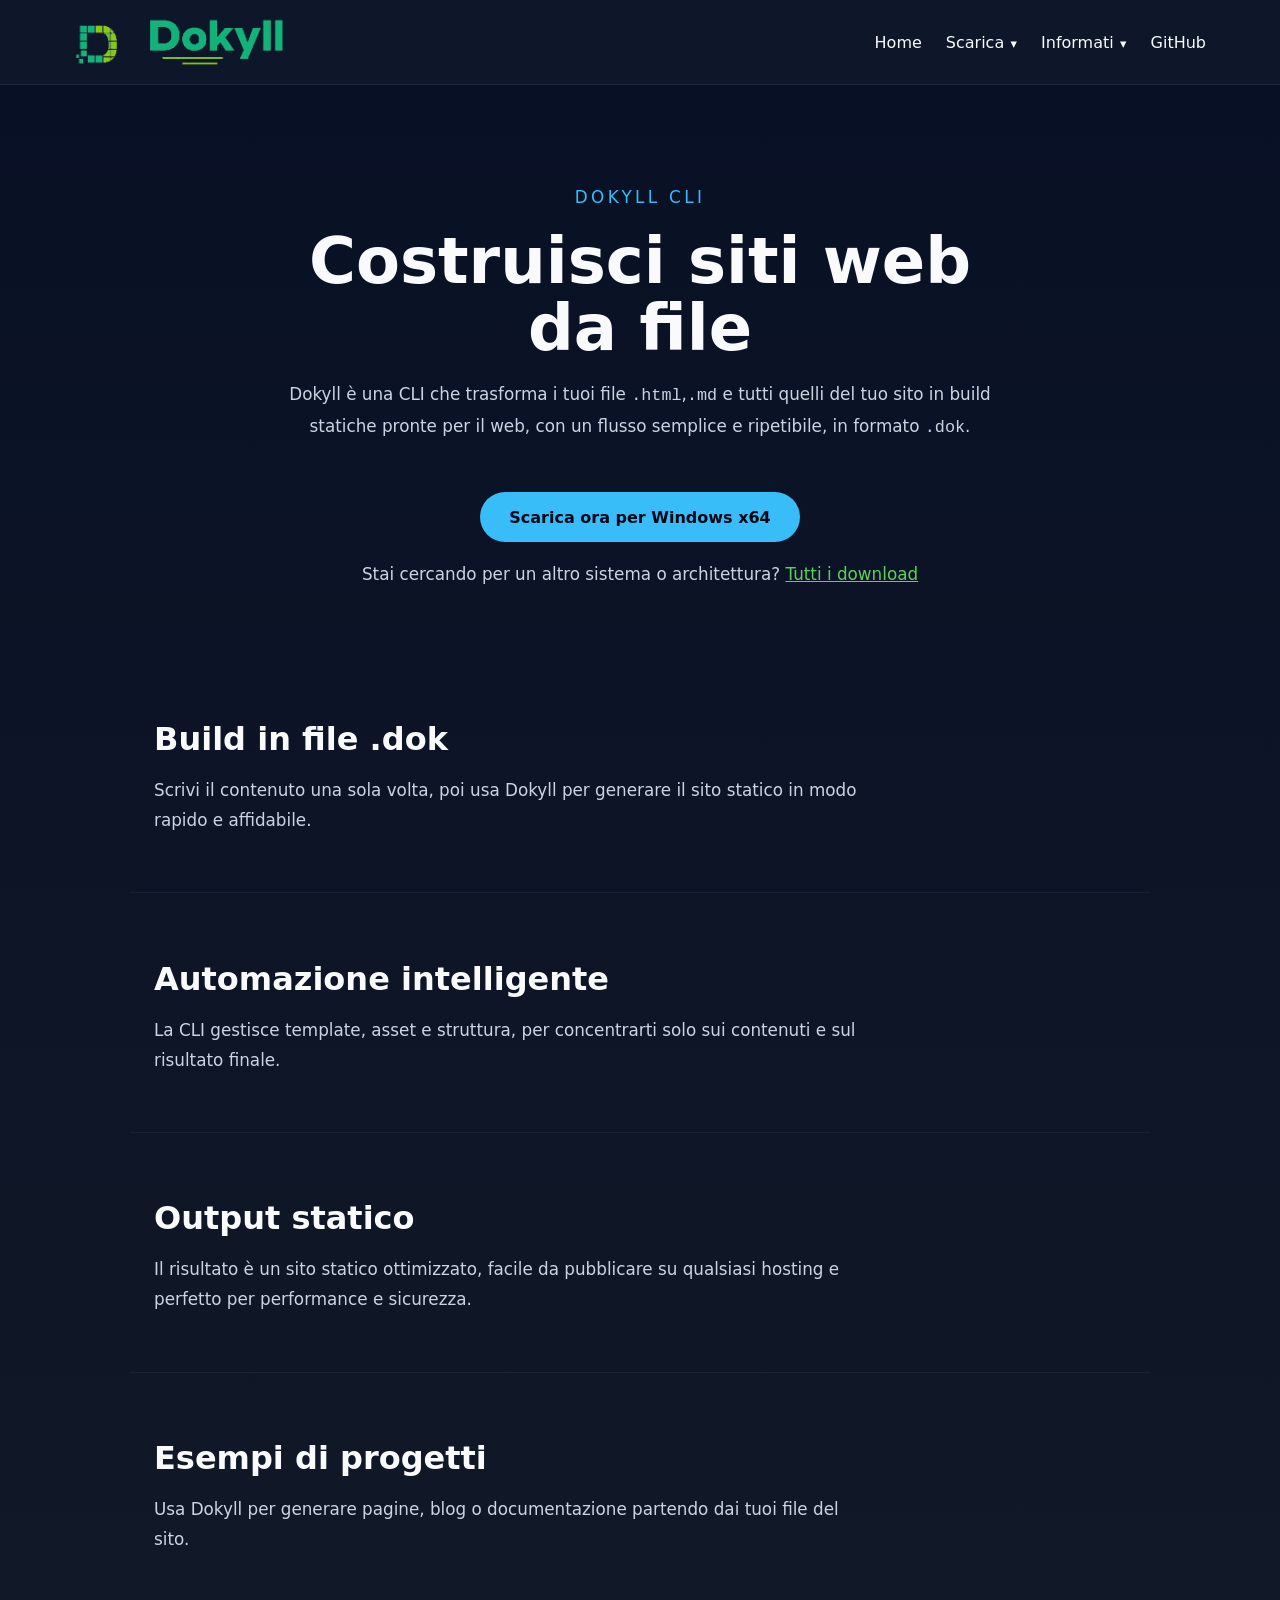
<file: index.html>
<!DOCTYPE html>
<html lang="it">
  <head>
    <meta charset="UTF-8" />
    <meta name="viewport" content="width=device-width, initial-scale=1.0" />
    <title>Dokyll</title>
    <link rel="stylesheet" href="styles.css" />
  </head>
  <body>
    <header class="site-header">
      <nav class="navbar">
        <div class="brand">
          <a href="/">
            <img class="logo desktop-logo" src="PCLogo.png" alt="Logo Dokyll desktop" />
            <img class="logo mobile-logo" src="CELLLogo.png" alt="Logo Dokyll mobile" />
          </a>
        </div>

        <button class="hamburger" aria-label="Apri menu" aria-expanded="false">
          <span></span>
          <span></span>
          <span></span>
        </button>

        <ul class="menu desktop-menu">
          <li><a href="/">Home</a></li>
          <li class="has-submenu">
            <button aria-expanded="false">Scarica</button>
            <ul class="submenu">
              <li><a href="/download/windows">Windows</a></li>
              <li><a href="/download/">Tutti i sistemi</a></li>
            </ul>
          </li>
          <li class="has-submenu">
            <button aria-expanded="false">Informati</button>
            <ul class="submenu">
              <li><a href="/about">About</a></li>
              <li><a href="/docs/1.0/">Documentazione</a></li>
            </ul>
          </li>
          <li><a href="https://github.com/dokyll">GitHub</a></li>
        </ul>
      </nav>

      <div class="mobile-menu-wrapper">
        <ul class="menu mobile-menu" aria-label="Menu mobile">
          <li><a href="/">Home</a></li>
          <li class="has-submenu">
            <button aria-expanded="false">Scarica</button>
            <ul class="submenu">
              <li><a href="/download/windows">Windows</a></li>
              <li><a href="/download/">Tutti i sistemi</a></li>
            </ul>
          </li>
          <li class="has-submenu">
            <button aria-expanded="false">Informati</button>
            <ul class="submenu">
              <li><a href="/about">About</a></li>
              <li><a href="/docs/1.0/">Documentazione</a></li>
            </ul>
          </li>
          <li><a href="https://github.com/dokyll">GitHub</a></li>
        </ul>
      </div>
    </header>

    <main>
      <section id="home" class="hero">
        <div class="hero-content">
          <p class="eyebrow">Dokyll CLI</p>
          <h1>Costruisci siti web da file</h1>
          <p>Dokyll è una CLI che trasforma i tuoi file <code>.html</code>,<code>.md</code> e tutti quelli del tuo sito in build statiche pronte per il web, con un flusso semplice e ripetibile, in formato <code>.dok</code>.</p>
          <a class="button" href="https://github.com/dokyll/dokyll/releases/download/1.0.1/setupdokyll-x64win-1.0.1.exe">Scarica ora per Windows x64</a>
          <p>Stai cercando per un altro sistema o architettura? <a style="color:#5cd05c; text-decoration: underline;" href="/download/">Tutti i download</a></p>
        </div>
      </section>

      <section id="web" class="feature">
        <h2>Build in file .dok</h2>
        <p>Scrivi il contenuto una sola volta, poi usa Dokyll per generare il sito statico in modo rapido e affidabile.</p>
      </section>

      <section id="design" class="feature">
        <h2>Automazione intelligente</h2>
        <p>La CLI gestisce template, asset e struttura, per concentrarti solo sui contenuti e sul risultato finale.</p>
      </section>

      <section id="hosting" class="feature">
        <h2>Output statico</h2>
        <p>Il risultato è un sito statico ottimizzato, facile da pubblicare su qualsiasi hosting e perfetto per performance e sicurezza.</p>
      </section>

      <section id="portfolio" class="feature">
        <h2>Esempi di progetti</h2>
        <p>Usa Dokyll per generare pagine, blog o documentazione partendo dai tuoi file del sito.</p>
      </section>

    </main>

    <script src="script.js"></script>
  </body>
</html>
</file>
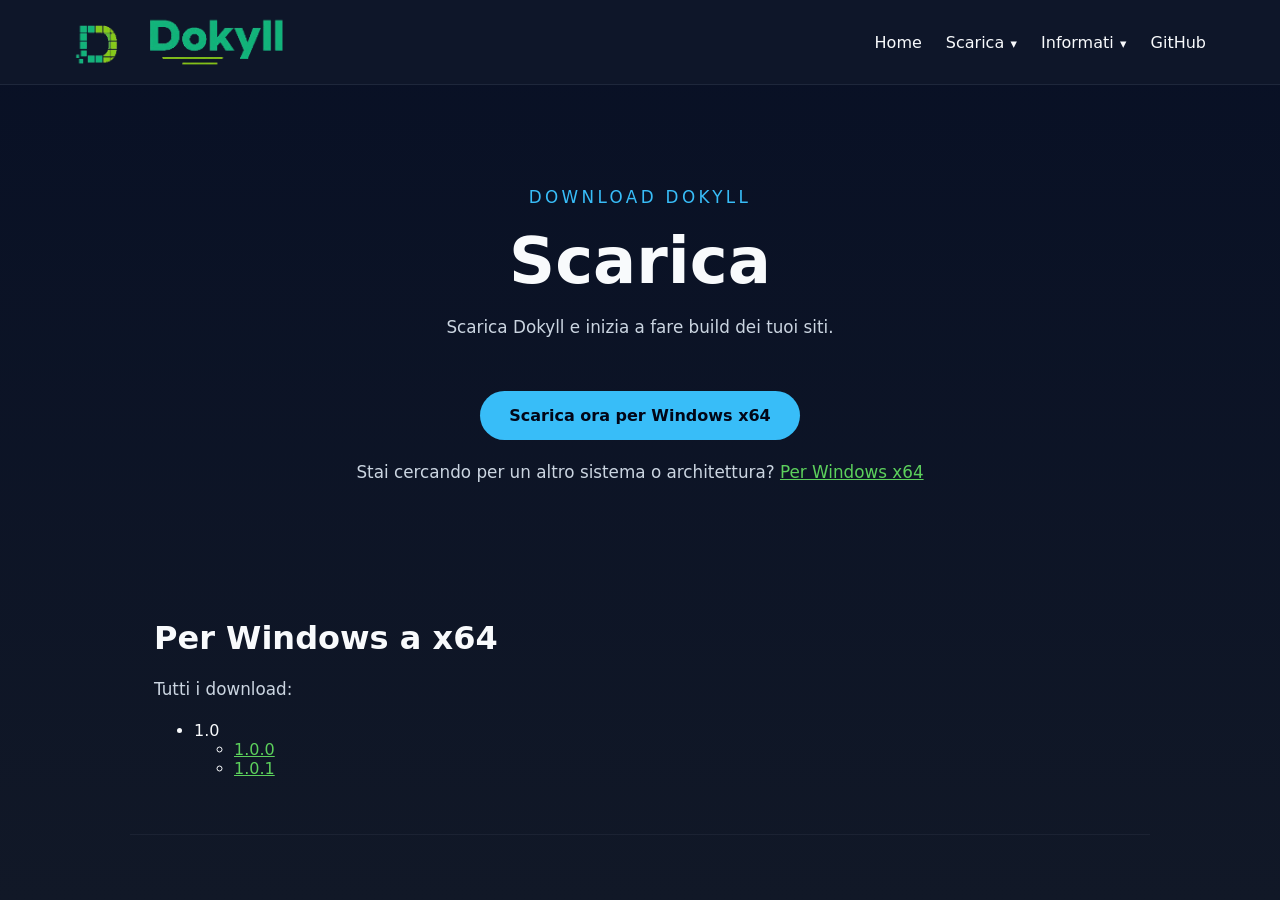
<file: download/index.html>
<!DOCTYPE html>
<html lang="it">
  <head>
    <meta charset="UTF-8" />
    <meta name="viewport" content="width=device-width, initial-scale=1.0" />
    <title>Scarica Dokyll</title>
    <link rel="stylesheet" href="../styles.css" />
  </head>
  <body>
    <header class="site-header">
      <nav class="navbar">
        <div class="brand">
          <a href="/">
            <img class="logo desktop-logo" src="../PCLogo.png" alt="Logo Dokyll desktop" />
            <img class="logo mobile-logo" src="../CELLLogo.png" alt="Logo Dokyll mobile" />
          </a>
        </div>

        <button class="hamburger" aria-label="Apri menu" aria-expanded="false">
          <span></span>
          <span></span>
          <span></span>
        </button>

        <ul class="menu desktop-menu">
          <li><a href="/">Home</a></li>
          <li class="has-submenu">
            <button aria-expanded="false">Scarica</button>
            <ul class="submenu">
              <li><a href="/download/windows">Windows</a></li>
              <li><a href="/download/">Tutti i sistemi</a></li>
            </ul>
          </li>
          <li class="has-submenu">
            <button aria-expanded="false">Informati</button>
            <ul class="submenu">
              <li><a href="/about">About</a></li>
              <li><a href="/docs/1.0/">Documentazione</a></li>
            </ul>
          </li>
          <li><a href="https://github.com/dokyll">GitHub</a></li>
        </ul>
      </nav>

      <div class="mobile-menu-wrapper">
        <ul class="menu mobile-menu" aria-label="Menu mobile">
          <li><a href="/">Home</a></li>
          <li class="has-submenu">
            <button aria-expanded="false">Scarica</button>
            <ul class="submenu">
              <li><a href="/download/windows">Windows</a></li>
              <li><a href="/download/">Tutti i sistemi</a></li>
            </ul>
          </li>
          <li class="has-submenu">
            <button aria-expanded="false">Informati</button>
            <ul class="submenu">
              <li><a href="/about">About</a></li>
              <li><a href="/docs/1.0/">Documentazione</a></li>
            </ul>
          </li>
          <li><a href="https://github.com/dokyll">GitHub</a></li>
        </ul>
      </div>
    </header>

    <main>
      <section id="home" class="hero">
        <div class="hero-content">
          <p class="eyebrow">Download Dokyll</p>
          <h1>Scarica</h1>
          <p>Scarica Dokyll e inizia a fare build dei tuoi siti.</p>
          <a class="button" href="https://github.com/dokyll/dokyll/releases/download/1.0.1/setupdokyll-x64win-1.0.1.exe">Scarica ora per Windows x64</a>
          <p>Stai cercando per un altro sistema o architettura? <a style="color:#5cd05c; text-decoration: underline;" href="#windows-x64">Per Windows x64</a></p>
        </div>
      </section>

      <section id="windows-x64" class="feature">
        <h2>Per Windows a x64</h2>
        <p>Tutti i download:</p>
        <ul>
        <li>1.0</li>
        <ul>
            <li><a style="color:#5cd05c; text-decoration: underline;" href="https://github.com/dokyll/dokyll/releases/download/1.0.0/setupdokyll-x64win-1.0.0.exe">1.0.0</a></li>
             <li><a style="color:#5cd05c; text-decoration: underline;" href="https://github.com/dokyll/dokyll/releases/download/1.0.1/setupdokyll-x64win-1.0.1.exe">1.0.1</a></li>
        </ul>
        </ul>
        </ul>
      </section>

    
    </main>

    <script src="../script.js"></script>
  </body>
</html>
</file>
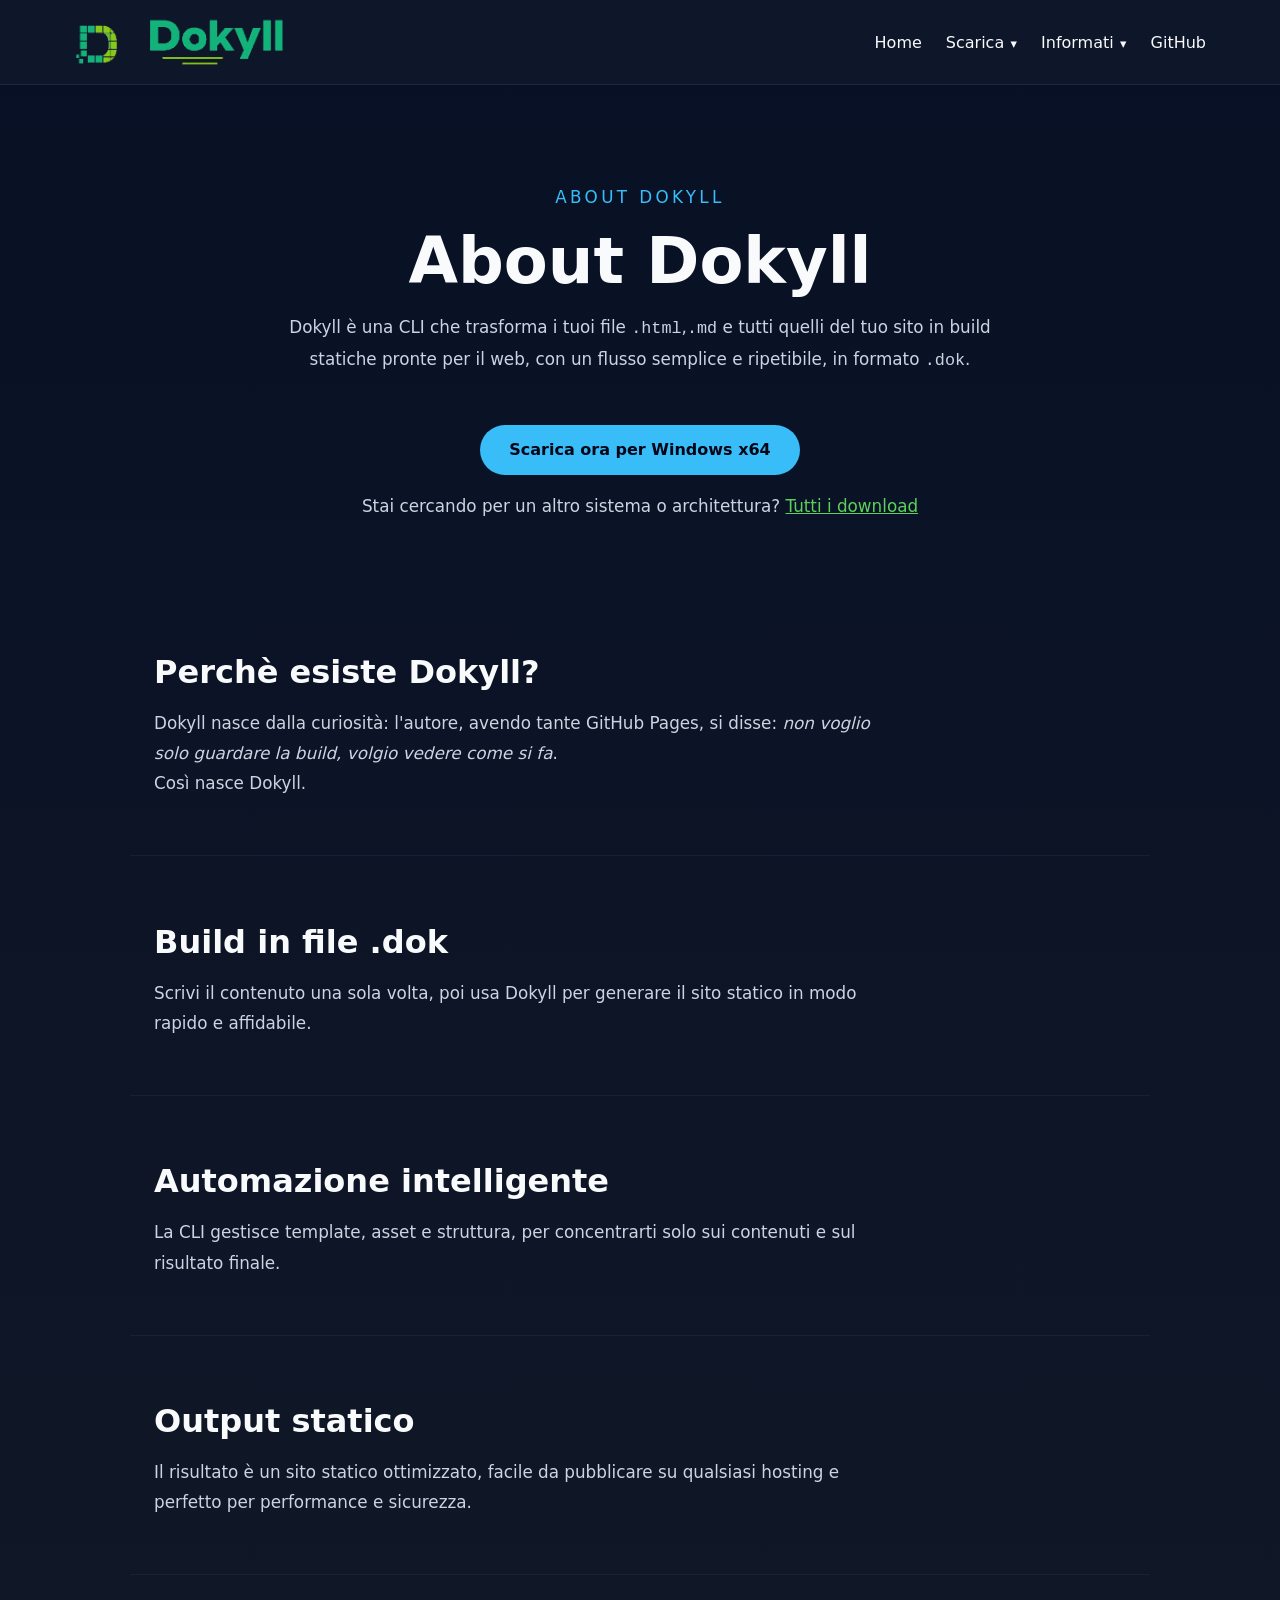
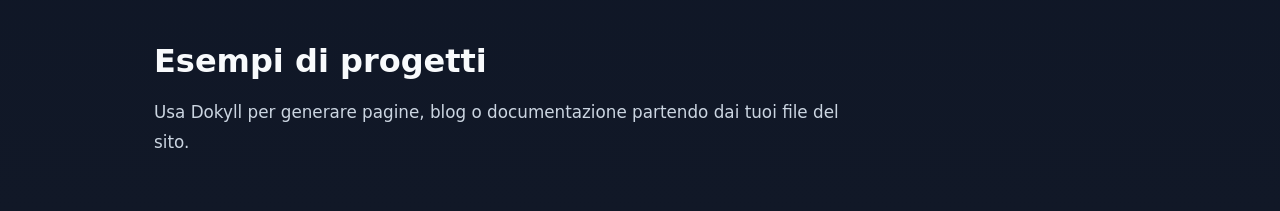
<file: about.html>
<!DOCTYPE html>
<html lang="it">
  <head>
    <meta charset="UTF-8" />
    <meta name="viewport" content="width=device-width, initial-scale=1.0" />
    <title>About Dokyll</title>
    <link rel="stylesheet" href="styles.css" />
  </head>
  <body>
    <header class="site-header">
      <nav class="navbar">
        <div class="brand">
          <a href="/">
            <img class="logo desktop-logo" src="PCLogo.png" alt="Logo Dokyll desktop" />
            <img class="logo mobile-logo" src="CELLLogo.png" alt="Logo Dokyll mobile" />
          </a>
        </div>

        <button class="hamburger" aria-label="Apri menu" aria-expanded="false">
          <span></span>
          <span></span>
          <span></span>
        </button>

        <ul class="menu desktop-menu">
          <li><a href="/">Home</a></li>
          <li class="has-submenu">
            <button aria-expanded="false">Scarica</button>
            <ul class="submenu">
              <li><a href="/download/windows">Windows</a></li>
              <li><a href="/download/">Tutti i sistemi</a></li>
            </ul>
          </li>
          <li class="has-submenu">
            <button aria-expanded="false">Informati</button>
            <ul class="submenu">
              <li><a href="/about">About</a></li>
              <li><a href="/docs/1.0/">Documentazione</a></li>
            </ul>
          </li>
          <li><a href="https://github.com/dokyll">GitHub</a></li>
        </ul>
      </nav>

      <div class="mobile-menu-wrapper">
        <ul class="menu mobile-menu" aria-label="Menu mobile">
          <li><a href="/">Home</a></li>
          <li class="has-submenu">
            <button aria-expanded="false">Scarica</button>
            <ul class="submenu">
              <li><a href="/download/windows">Windows</a></li>
              <li><a href="/download/">Tutti i sistemi</a></li>
            </ul>
          </li>
          <li class="has-submenu">
            <button aria-expanded="false">Informati</button>
            <ul class="submenu">
              <li><a href="/about">About</a></li>
              <li><a href="/docs/1.0/">Documentazione</a></li>
            </ul>
          </li>
          <li><a href="https://github.com/dokyll">GitHub</a></li>
        </ul>
      </div>
    </header>

    <main>
      <section id="home" class="hero">
        <div class="hero-content">
          <p class="eyebrow">About Dokyll </p>
          <h1>About Dokyll</h1>
          <p>Dokyll è una CLI che trasforma i tuoi file <code>.html</code>,<code>.md</code> e tutti quelli del tuo sito in build statiche pronte per il web, con un flusso semplice e ripetibile, in formato <code>.dok</code>.</p>
          <a class="button" href="https://github.com/dokyll/dokyll/releases/download/1.0.0/setupdokyll-x64win-1.0.0.exe">Scarica ora per Windows x64</a>
          <p>Stai cercando per un altro sistema o architettura? <a style="color:#5cd05c; text-decoration: underline;" href="/download/">Tutti i download</a></p>
        </div>
      </section>

      <section id="why" class="feature">
        <h2>Perchè esiste Dokyll?</h2>
        <p>Dokyll nasce dalla curiosità: l'autore, avendo tante GitHub Pages, si disse: <em>non voglio solo guardare la build, volgio vedere come si fa</em>.<br/>Così nasce Dokyll.</p>
      </section>
      <section id="web" class="feature">
        <h2>Build in file .dok</h2>
        <p>Scrivi il contenuto una sola volta, poi usa Dokyll per generare il sito statico in modo rapido e affidabile.</p>
      </section>

      <section id="design" class="feature">
        <h2>Automazione intelligente</h2>
        <p>La CLI gestisce template, asset e struttura, per concentrarti solo sui contenuti e sul risultato finale.</p>
      </section>

      <section id="hosting" class="feature">
        <h2>Output statico</h2>
        <p>Il risultato è un sito statico ottimizzato, facile da pubblicare su qualsiasi hosting e perfetto per performance e sicurezza.</p>
      </section>

      <section id="portfolio" class="feature">
        <h2>Esempi di progetti</h2>
        <p>Usa Dokyll per generare pagine, blog o documentazione partendo dai tuoi file del sito.</p>
      </section>

    </main>

    <script src="script.js"></script>
  </body>
</html>
</file>
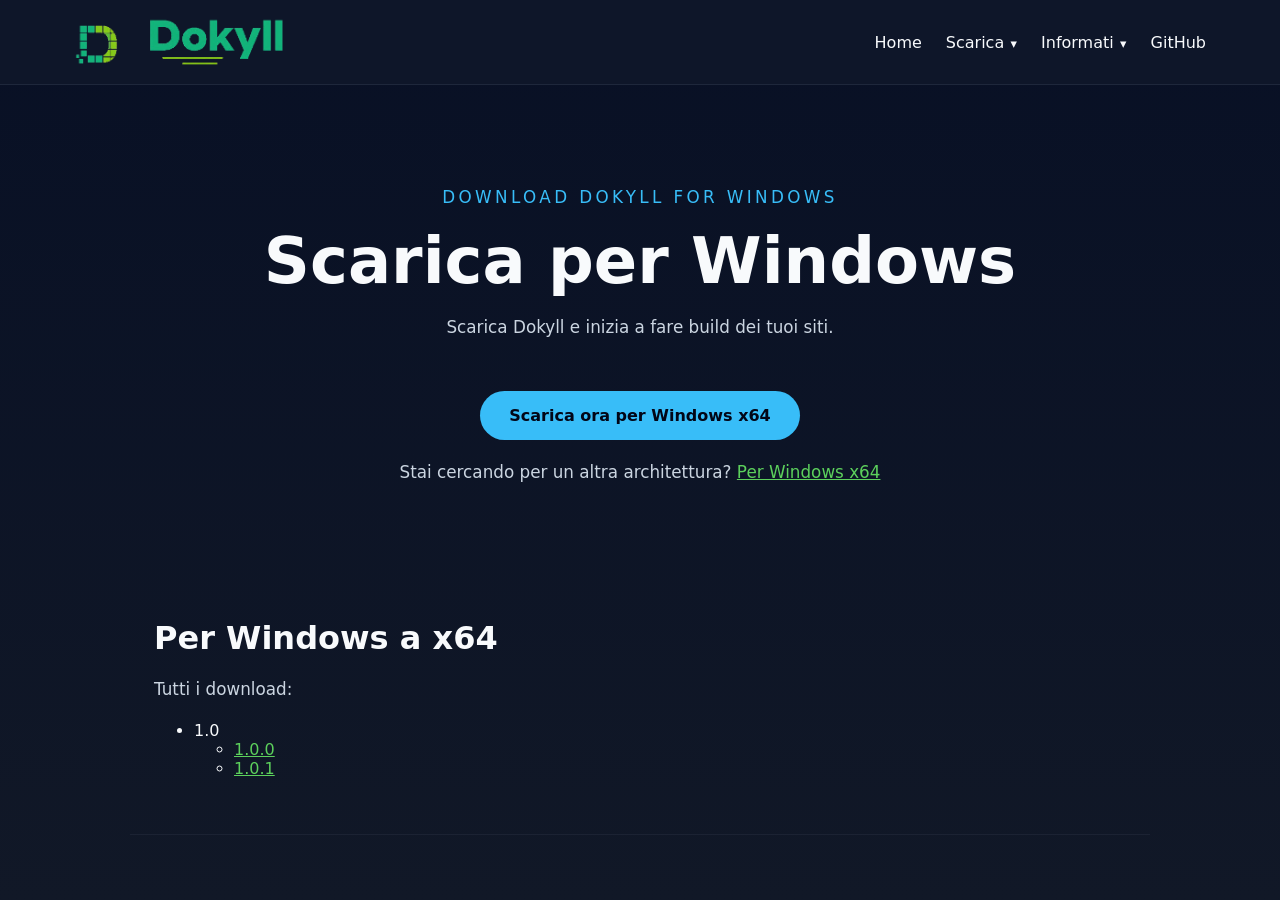
<file: download/windows.html>
<!DOCTYPE html>
<html lang="it">
  <head>
    <meta charset="UTF-8" />
    <meta name="viewport" content="width=device-width, initial-scale=1.0" />
    <title>Scarica Dokyll per Windows</title>
    <link rel="stylesheet" href="../styles.css" />
  </head>
  <body>
    <header class="site-header">
      <nav class="navbar">
        <div class="brand">
          <a href="/">
            <img class="logo desktop-logo" src="../PCLogo.png" alt="Logo Dokyll desktop" />
            <img class="logo mobile-logo" src="../CELLLogo.png" alt="Logo Dokyll mobile" />
          </a>
        </div>

        <button class="hamburger" aria-label="Apri menu" aria-expanded="false">
          <span></span>
          <span></span>
          <span></span>
        </button>

        <ul class="menu desktop-menu">
          <li><a href="/">Home</a></li>
          <li class="has-submenu">
            <button aria-expanded="false">Scarica</button>
            <ul class="submenu">
              <li><a href="/download/windows">Windows</a></li>
              <li><a href="/download/">Tutti i sistemi</a></li>
            </ul>
          </li>
          <li class="has-submenu">
            <button aria-expanded="false">Informati</button>
            <ul class="submenu">
              <li><a href="/about">About</a></li>
              <li><a href="/docs/1.0/">Documentazione</a></li>
            </ul>
          </li>
          <li><a href="https://github.com/dokyll">GitHub</a></li>
        </ul>
      </nav>

      <div class="mobile-menu-wrapper">
        <ul class="menu mobile-menu" aria-label="Menu mobile">
          <li><a href="/">Home</a></li>
          <li class="has-submenu">
            <button aria-expanded="false">Scarica</button>
            <ul class="submenu">
              <li><a href="/download/windows">Windows</a></li>
              <li><a href="/download/">Tutti i sistemi</a></li>
            </ul>
          </li>
          <li class="has-submenu">
            <button aria-expanded="false">Informati</button>
            <ul class="submenu">
              <li><a href="/about">About</a></li>
              <li><a href="/docs/1.0/">Documentazione</a></li>
            </ul>
          </li>
          <li><a href="https://github.com/dokyll">GitHub</a></li>
        </ul>
      </div>
    </header>

    <main>
      <section id="home" class="hero">
        <div class="hero-content">
          <p class="eyebrow">Download Dokyll for Windows</p>
          <h1>Scarica per Windows</h1>
          <p>Scarica Dokyll e inizia a fare build dei tuoi siti.</p>
          <a class="button" href="https://github.com/dokyll/dokyll/releases/download/1.0.1/setupdokyll-x64win-1.0.1.exe">Scarica ora per Windows x64</a>
          <p>Stai cercando per un altra architettura? <a style="color:#5cd05c; text-decoration: underline;" href="#windows-x64">Per Windows x64</a></p>
        </div>
      </section>

      <section id="windows-x64" class="feature">
        <h2>Per Windows a x64</h2>
        <p>Tutti i download:</p>
        <ul>
        <li>1.0</li>
        <ul>
            <li><a style="color:#5cd05c; text-decoration: underline;" href="https://github.com/dokyll/dokyll/releases/download/1.0.0/setupdokyll-x64win-1.0.0.exe">1.0.0</a></li>
             <li><a style="color:#5cd05c; text-decoration: underline;" href="https://github.com/dokyll/dokyll/releases/download/1.0.1/setupdokyll-x64win-1.0.1.exe">1.0.1</a></li>
        </ul>
        </ul>
        </ul>
      </section>

    
    </main>

    <script src="../script.js"></script>
  </body>
</html>
</file>
<file: styles.css>
:root {
  --bg: #0f172a;
  --surface: #111827;
  --surface-soft: #1f2937;
  --text: #f8fafc;
  --muted: #cbd5e1;
  --accent: #38bdf8;
  --accent-dark: #0ea5e9;
}

* {
  box-sizing: border-box;
}

body {
  margin: 0;
  font-family: Inter, system-ui, -apple-system, BlinkMacSystemFont, "Segoe UI", sans-serif;
  background: linear-gradient(180deg, #081025 0%, #111827 100%);
  color: var(--text);
  min-height: 100vh;
}

a {
  color: inherit;
  text-decoration: none;
}

button {
  font: inherit;
}

.site-header {
  position: sticky;
  top: 0;
  z-index: 20;
  background: rgba(15, 23, 42, 0.96);
  backdrop-filter: blur(18px);
  border-bottom: 1px solid rgba(148, 163, 184, 0.12);
}

.navbar {
  display: flex;
  align-items: center;
  justify-content: space-between;
  gap: 1rem;
  padding: 1rem 1.5rem;
  max-width: 1180px;
  margin: 0 auto;
}

.brand {
  display: flex;
  align-items: center;
}

.logo {
  display: block;
  width: auto;
  height: 52px;
  object-fit: contain;
}

.mobile-logo {
  display: none;
}

.menu {
  list-style: none;
  margin: 0;
  padding: 0;
}

.menu li {
  position: relative;
}

.desktop-menu {
  display: flex;
  align-items: center;
  gap: 1.5rem;
}

.desktop-menu a,
.desktop-menu button {
  color: var(--text);
  background: transparent;
  border: none;
  cursor: pointer;
  padding: 0.5rem 0;
  transition: color 0.2s ease;
}

.desktop-menu a:hover,
.desktop-menu button:hover,
.desktop-menu a:focus,
.desktop-menu button:focus {
  color: var(--accent);
}

.has-submenu > button::after {
  content: "▾";
  margin-left: 0.4rem;
  font-size: 0.8rem;
}

.submenu {
  position: absolute;
  top: calc(100% + 0.5rem);
  left: 0;
  min-width: 200px;
  background: rgba(15, 23, 42, 0.98);
  border: 1px solid rgba(148, 163, 184, 0.12);
  border-radius: 0.75rem;
  box-shadow: 0 18px 48px rgba(15, 23, 42, 0.35);
  padding: 0.75rem 0;
  opacity: 0;
  visibility: hidden;
  transform: translateY(10px);
  transition: opacity 0.2s ease, transform 0.2s ease, visibility 0.2s ease;
}

.has-submenu:hover > .submenu,
.has-submenu:focus-within > .submenu {
  opacity: 1;
  visibility: visible;
  transform: translateY(0);
}

.submenu li {
  padding: 0;
}

.submenu a {
  display: block;
  padding: 0.75rem 1rem;
  color: var(--muted);
}

.submenu a:hover,
.submenu a:focus {
  color: var(--text);
  background: rgba(71, 85, 105, 0.15);
}

.hamburger {
  display: none;
  background: transparent;
  border: none;
  cursor: pointer;
  padding: 0.5rem;
  gap: 0.3rem;
  flex-direction: column;
  justify-content: center;
}

.hamburger span {
  display: block;
  width: 24px;
  height: 2px;
  border-radius: 999px;
  background: var(--text);
}

.mobile-menu-wrapper {
  display: none;
}

.hero {
  padding: 5rem 1.5rem 3rem;
  text-align: center;
}

.hero-content {
  max-width: 760px;
  margin: 0 auto;
}

.eyebrow {
  text-transform: uppercase;
  letter-spacing: 0.2em;
  color: var(--accent);
  margin-bottom: 1rem;
}

h1 {
  font-size: clamp(2.5rem, 5vw, 4rem);
  margin: 0;
  line-height: 1.05;
}

p {
  color: var(--muted);
  font-size: 1.05rem;
  line-height: 1.8;
}

.button {
  display: inline-flex;
  align-items: center;
  gap: 0.5rem;
  margin-top: 2rem;
  padding: 0.95rem 1.8rem;
  border-radius: 999px;
  background: var(--accent);
  color: #020617;
  font-weight: 600;
  transition: transform 0.2s ease, background 0.2s ease;
}

.button:hover,
.button:focus-visible {
  transform: translateY(-2px);
  background: var(--accent-dark);
}

.feature,
.contact-section {
  max-width: 1020px;
  margin: 0 auto;
  padding: 2.5rem 1.5rem;
  border-bottom: 1px solid rgba(148, 163, 184, 0.08);
}

.feature h2,
.contact-section h2 {
  font-size: 2rem;
  margin-bottom: 0.75rem;
}

.feature p,
.contact-section p {
  max-width: 720px;
}

.button.secondary {
  background: transparent;
  color: var(--text);
  border: 1px solid rgba(255, 255, 255, 0.18);
}

@media (max-width: 900px) {
  .desktop-menu {
    display: none;
  }

  .hamburger {
    display: inline-flex;
  }

  .mobile-logo {
    display: block;
    width: 50px;
    height: 50px;
  }

  .desktop-logo {
    display: none;
  }

  .mobile-menu-wrapper {
    display: block;
    background: rgba(15, 23, 42, 0.98);
    border-top: 1px solid rgba(148, 163, 184, 0.12);
    overflow: hidden;
    max-height: 0;
    transition: max-height 0.3s ease;
  }

  .mobile-menu-wrapper.open {
    max-height: 720px;
  }

  .mobile-menu {
    display: flex;
    flex-direction: column;
    gap: 0.1rem;
    padding: 1rem 1.5rem 1.5rem;
  }

  .mobile-menu a,
  .mobile-menu button {
    display: flex;
    justify-content: space-between;
    width: 100%;
    color: var(--text);
    background: transparent;
    border: none;
    text-align: left;
    padding: 1rem 0;
    font-size: 1rem;
    cursor: pointer;
  }

  .mobile-menu button::after {
    content: "▾";
    transition: transform 0.25s ease;
  }

  .mobile-menu li.open > button::after {
    transform: rotate(-180deg);
  }

  .mobile-menu .submenu {
    position: static;
    opacity: 1;
    visibility: visible;
    transform: none;
    max-height: 0;
    overflow: hidden;
    background: rgba(15, 23, 42, 0.92);
    border-radius: 0.75rem;
    transition: max-height 0.3s ease;
  }

  .mobile-menu li.open > .submenu {
    max-height: 500px;
    padding: 0.5rem 0;
  }

  .mobile-menu .submenu a {
    padding: 0.85rem 1rem;
    color: var(--muted);
  }

  .mobile-menu .submenu a:hover,
  .mobile-menu .submenu a:focus {
    color: var(--text);
  }
}
</file>
